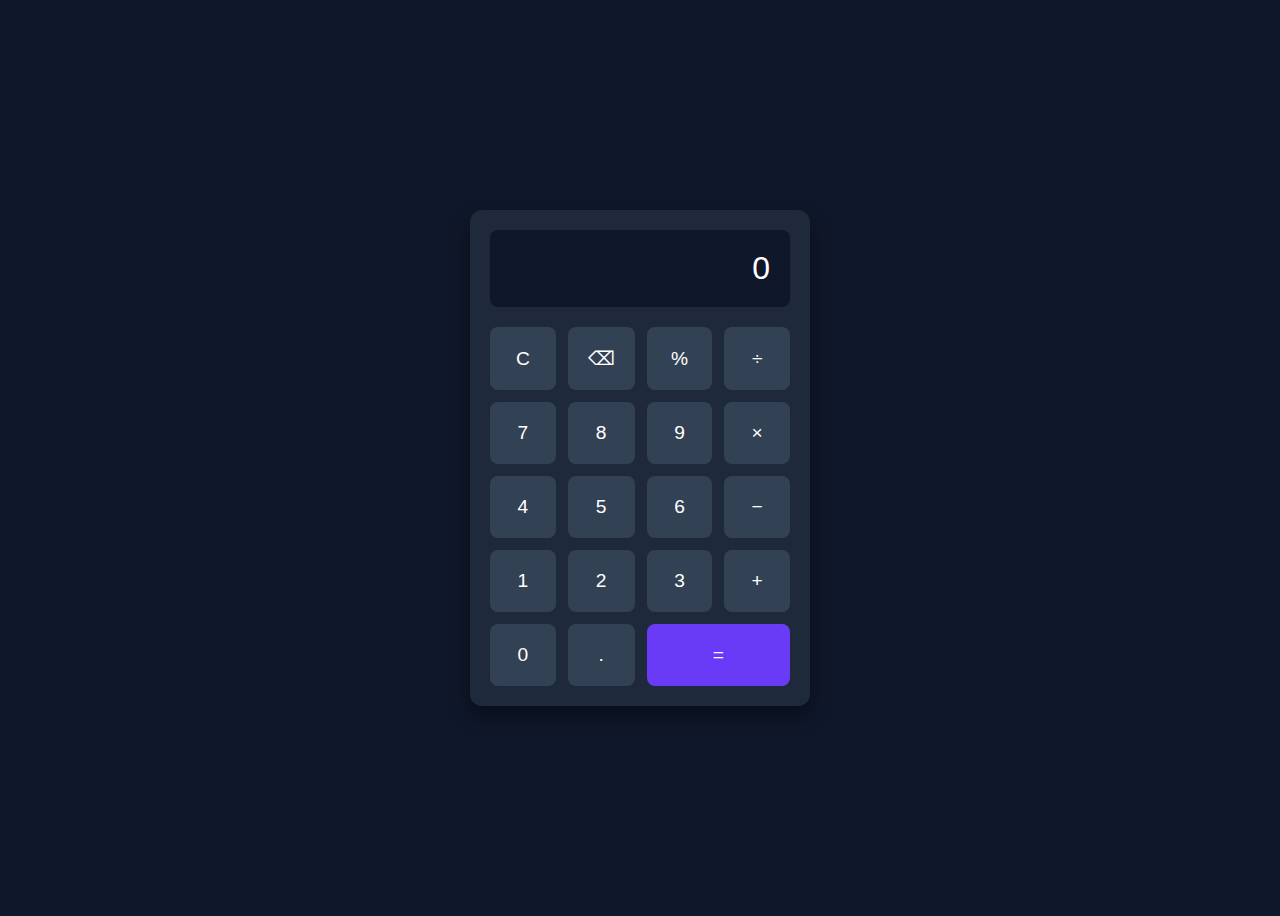
<file: calculator/index.html>
<!DOCTYPE html>
<html lang="en">
<head>
  <meta charset="UTF-8">
  <meta name="viewport" content="width=device-width, initial-scale=1">
  <title>Custom Calculator</title>
  <link rel="stylesheet" href="style.css">
</head>
<body>
  <div class="calculator">
    <div id="display">0</div>
    <div class="buttons">
      <button onclick="clearDisplay()">C</button>
      <button onclick="deleteLast()">⌫</button>
      <button onclick="appendOperator('%')">%</button>
      <button onclick="appendOperator('/')">÷</button>

      <button onclick="appendNumber('7')">7</button>
      <button onclick="appendNumber('8')">8</button>
      <button onclick="appendNumber('9')">9</button>
      <button onclick="appendOperator('*')">×</button>

      <button onclick="appendNumber('4')">4</button>
      <button onclick="appendNumber('5')">5</button>
      <button onclick="appendNumber('6')">6</button>
      <button onclick="appendOperator('-')">−</button>

      <button onclick="appendNumber('1')">1</button>
      <button onclick="appendNumber('2')">2</button>
      <button onclick="appendNumber('3')">3</button>
      <button onclick="appendOperator('+')">+</button>

      <button onclick="appendNumber('0')">0</button>
      <button onclick="appendNumber('.')">.</button>
      <button class="equal" onclick="calculate()">=</button>
    </div>
  </div>

  <script src="script.js"></script>
</body>
</html>
</file>
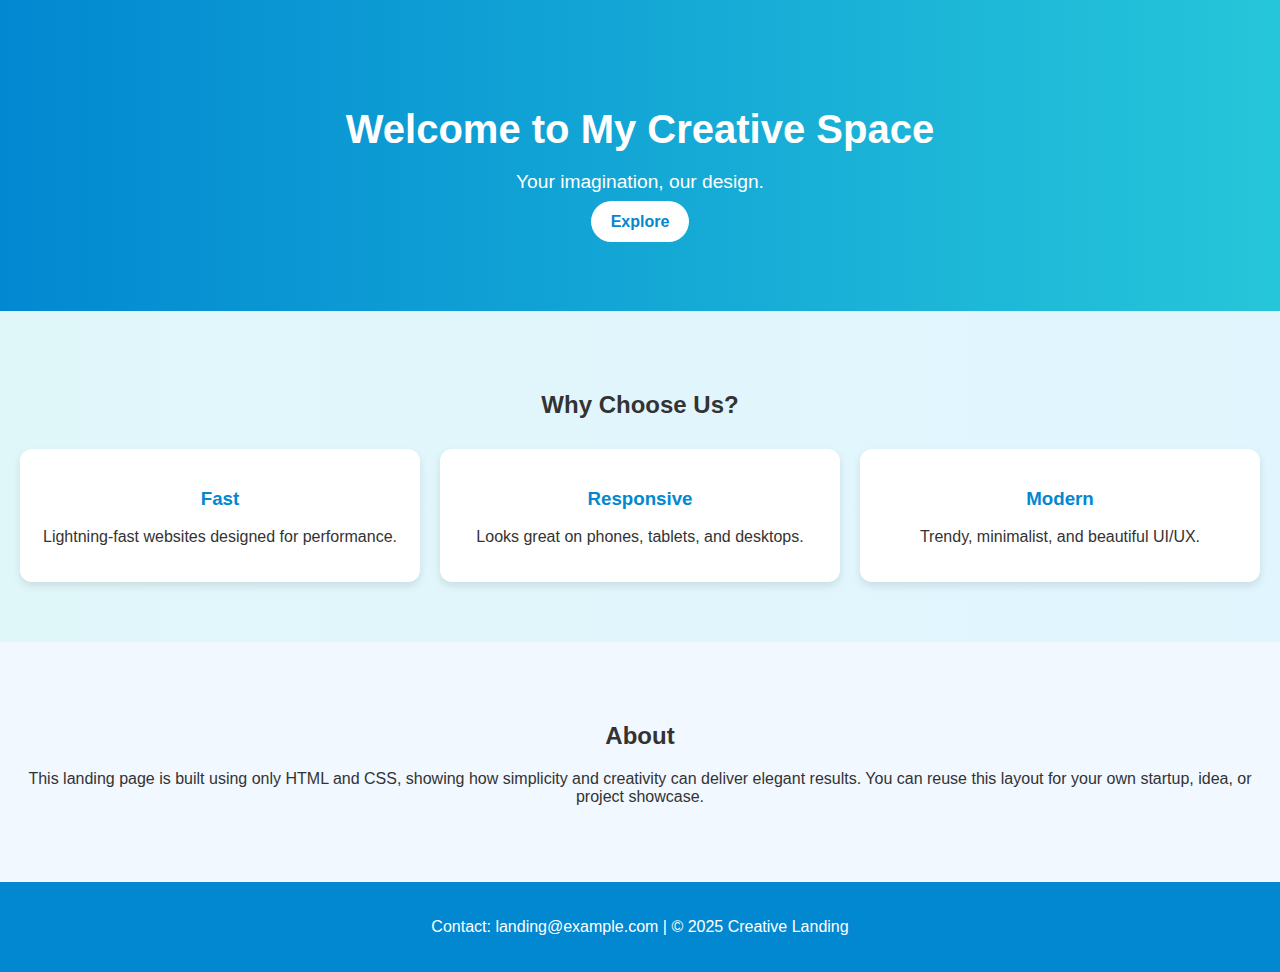
<file: landing page/index.html>
<!DOCTYPE html>
<html lang="en">
<head>
  <meta charset="UTF-8" />
  <meta name="viewport" content="width=device-width, initial-scale=1.0"/>
  <title>Landing Page</title>
  <link rel="stylesheet" href="style.css" />
</head>
<body>

  <header>
    <h1>Welcome to My Creative Space</h1>
    <p>Your imagination, our design.</p>
    <a href="#features" class="btn">Explore</a>
  </header>

  <section id="features">
    <h2>Why Choose Us?</h2>
    <div class="grid">
      <div class="card">
        <h3>Fast</h3>
        <p>Lightning-fast websites designed for performance.</p>
      </div>
      <div class="card">
        <h3>Responsive</h3>
        <p>Looks great on phones, tablets, and desktops.</p>
      </div>
      <div class="card">
        <h3>Modern</h3>
        <p>Trendy, minimalist, and beautiful UI/UX.</p>
      </div>
    </div>
  </section>

  <section id="about">
    <h2>About</h2>
    <p>This landing page is built using only HTML and CSS, showing how simplicity and creativity can deliver elegant results. You can reuse this layout for your own startup, idea, or project showcase.</p>
  </section>

  <footer>
    <p>Contact: landing@example.com | © 2025 Creative Landing</p>
  </footer>

</body>
</html>
</file>
<file: calculator/style.css>
body {
  background: #0f172a;
  color: #fff;
  font-family: 'Segoe UI', sans-serif;
  display: flex;
  justify-content: center;
  align-items: center;
  height: 100vh;
}

.calculator {
  background: #1e293b;
  padding: 20px;
  border-radius: 12px;
  width: 300px;
  box-shadow: 0 10px 20px rgba(0, 0, 0, 0.4);
}

#display {
  background: #0f172a;
  padding: 20px;
  font-size: 2rem;
  text-align: right;
  border-radius: 8px;
  margin-bottom: 20px;
  overflow-x: auto;
}

.buttons {
  display: grid;
  grid-template-columns: repeat(4, 1fr);
  gap: 12px;
}

button {
  padding: 20px;
  font-size: 1.2rem;
  background: #334155;
  color: #ffffff;
  border: none;
  border-radius: 8px;
  cursor: pointer;
  transition: 0.3s;
}

button:hover {
  background: #475569;
}

.equal {
  grid-column: span 2;
  background: #6a3bf6;
}
</file>
<file: landing page/style.css>
body {
  margin: 0;
  font-family: 'Segoe UI', sans-serif;
  background: linear-gradient(to right, #e0f7fa, #e1f5fe);
  color: #333;
}

/* Header Section */
header {
  text-align: center;
  padding: 80px 20px;
  background: linear-gradient(to right, #0288d1, #26c6da);
  color: white;
}

header h1 {
  font-size: 2.5rem;
  margin-bottom: 10px;
}

header p {
  font-size: 1.2rem;
  margin-bottom: 20px;
}

.btn {
  background: white;
  color: #0288d1;
  padding: 12px 20px;
  border-radius: 25px;
  text-decoration: none;
  font-weight: bold;
  transition: 0.3s;
}

.btn:hover {
  background: #e1f5fe;
}

/* Features Section */
#features {
  padding: 60px 20px;
  text-align: center;
}

.grid {
  display: grid;
  grid-template-columns: repeat(auto-fit, minmax(220px, 1fr));
  gap: 20px;
  margin-top: 30px;
}

.card {
  background: white;
  padding: 20px;
  border-radius: 12px;
  box-shadow: 0 4px 8px rgba(0,0,0,0.1);
}

.card h3 {
  color: #0288d1;
}

/* About Section */
#about {
  padding: 60px 20px;
  text-align: center;
  background: #f1f8ff;
}

/* Footer */
footer {
  background: #0288d1;
  color: white;
  text-align: center;
  padding: 20px;
}
</file>
